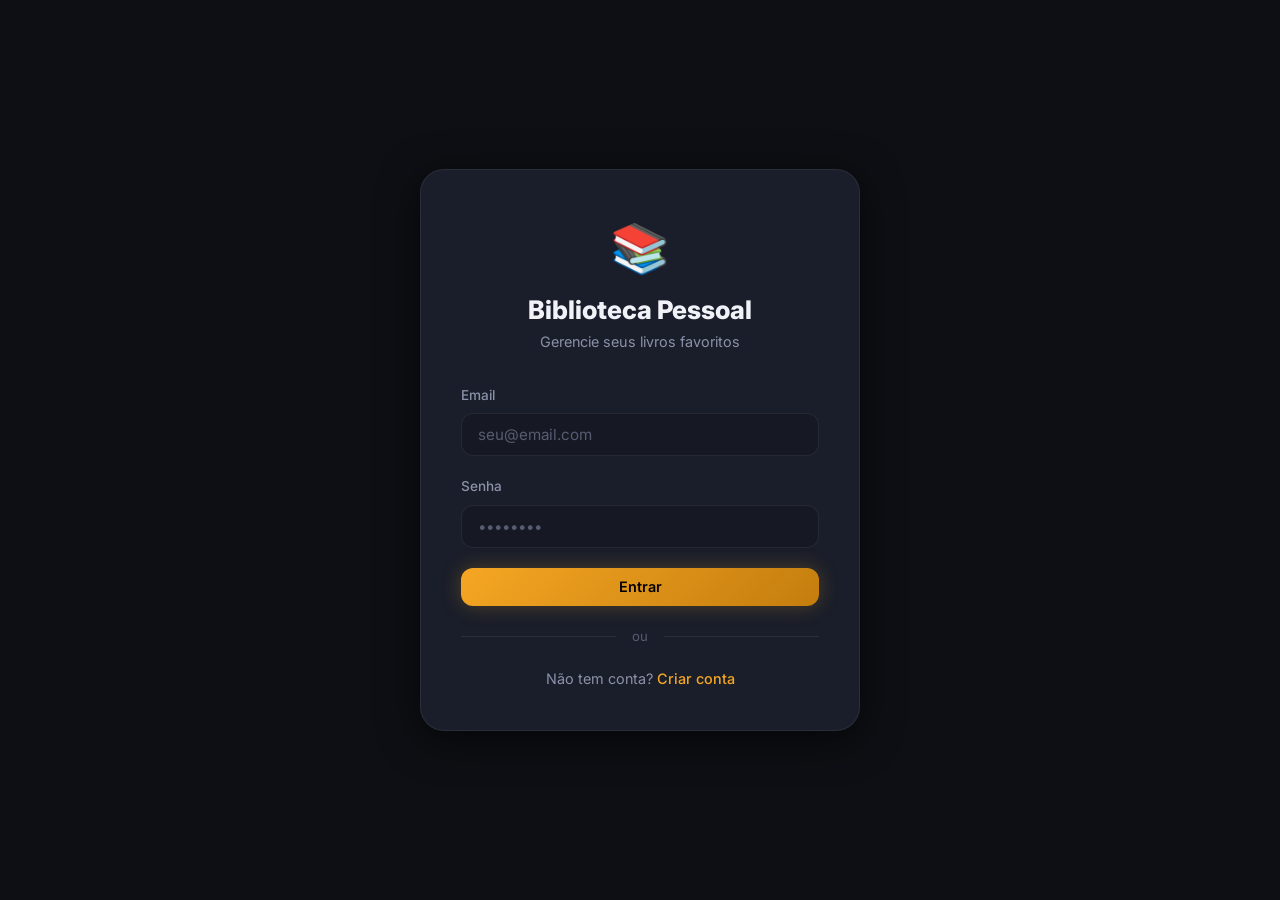
<file: frontend/index.html>
<!DOCTYPE html>
<html lang="pt-BR">
<head>
  <meta charset="UTF-8" />
  <meta name="viewport" content="width=device-width, initial-scale=1.0" />
  <title>Biblioteca Pessoal — Login</title>
  <meta name="description" content="Faça login na sua Biblioteca Pessoal e gerencie seus livros." />
  <link rel="stylesheet" href="css/styles.css" />
</head>
<body>

<div class="page-center">
  <div class="auth-card">
    <div class="logo">
      <span class="logo-icon">📚</span>
      <h1>Biblioteca <span class="accent">Pessoal</span></h1>
      <p>Gerencie seus livros favoritos</p>
    </div>

    <form id="login-form" novalidate>
      <div class="form-group">
        <label class="form-label" for="email">Email</label>
        <input
          id="email"
          type="email"
          class="form-input"
          placeholder="seu@email.com"
          autocomplete="email"
          required
        />
        <span class="field-error" id="email-error"></span>
      </div>

      <div class="form-group">
        <label class="form-label" for="password">Senha</label>
        <input
          id="password"
          type="password"
          class="form-input"
          placeholder="••••••••"
          autocomplete="current-password"
          required
        />
        <span class="field-error" id="password-error"></span>
      </div>

      <button id="login-btn" type="submit" class="btn btn-primary btn-full">
        Entrar
      </button>
    </form>

    <div class="divider">ou</div>

    <p style="text-align:center; font-size:0.9rem; color:var(--text-secondary)">
      Não tem conta?
      <a href="register.html" class="link">Criar conta</a>
    </p>
  </div>
</div>

<script src="js/api.js"></script>
<script src="js/auth.js"></script>
<script>
  // Redirecionar se já estiver logado
  Auth.redirectIfLoggedIn();

  const form = document.getElementById('login-form');
  const btn  = document.getElementById('login-btn');

  function clearErrors() {
    document.querySelectorAll('.field-error').forEach(el => {
      el.textContent = '';
      el.classList.remove('visible');
    });
    document.querySelectorAll('.form-input').forEach(el => el.classList.remove('error'));
  }

  function showError(fieldId, message) {
    const input = document.getElementById(fieldId);
    const error = document.getElementById(`${fieldId}-error`);
    if (input) input.classList.add('error');
    if (error) { error.textContent = message; error.classList.add('visible'); }
  }

  function setLoading(loading) {
    btn.disabled = loading;
    btn.innerHTML = loading
      ? '<span class="loader"></span> Entrando...'
      : 'Entrar';
  }

  form.addEventListener('submit', async (e) => {
    e.preventDefault();
    clearErrors();

    const email    = document.getElementById('email').value.trim();
    const password = document.getElementById('password').value;

    let valid = true;
    if (!email) { showError('email', 'Email é obrigatório'); valid = false; }
    if (!password) { showError('password', 'Senha é obrigatória'); valid = false; }
    if (!valid) return;

    setLoading(true);
    try {
      const data = await api.auth.login({ email, password });
      Auth.save(data);
      window.location.href = 'dashboard.html';
    } catch (err) {
      Toast.error(err.message || 'Email ou senha inválidos');
      showError('password', ' ');
    } finally {
      setLoading(false);
    }
  });
</script>
</body>
</html>
</file>
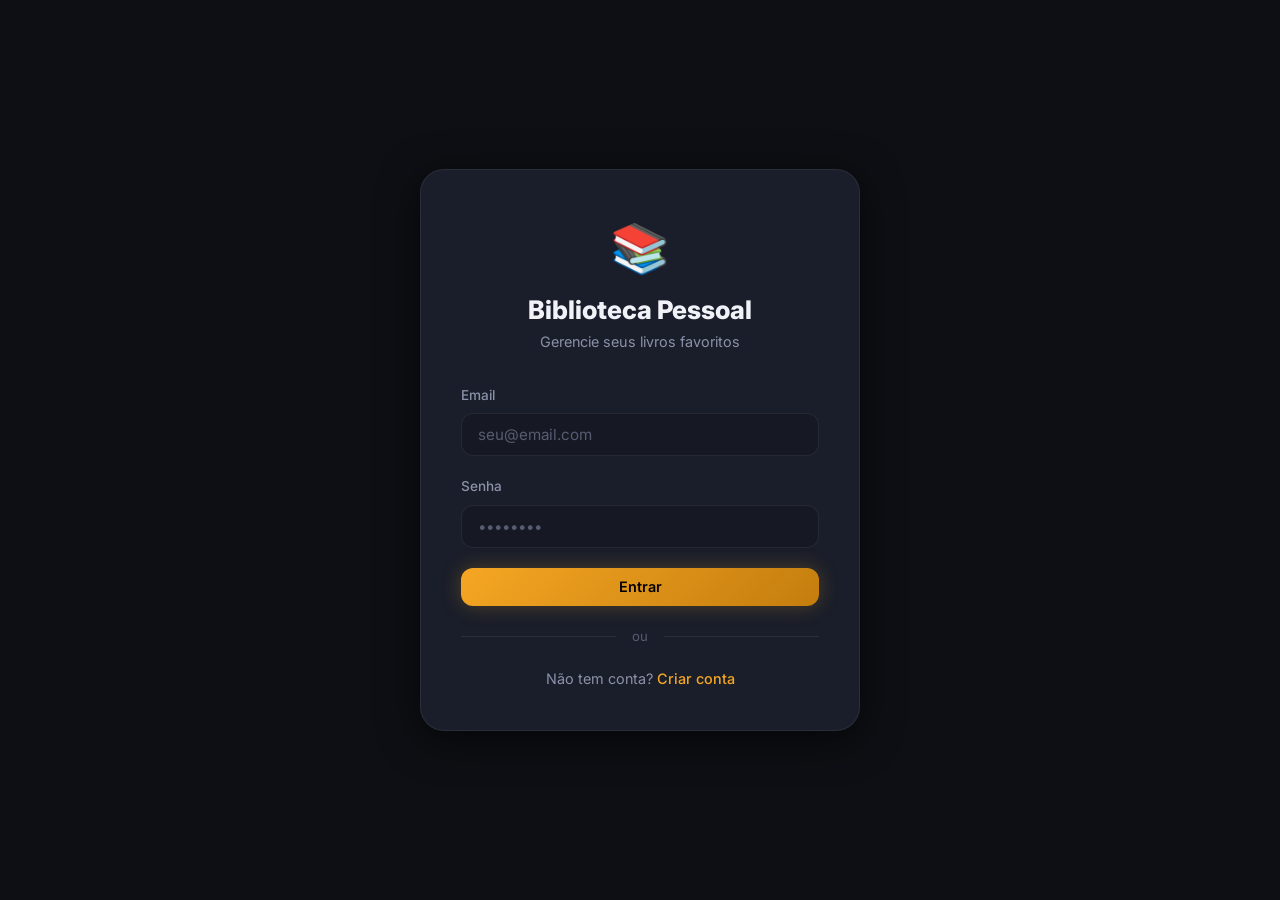
<file: frontend/dashboard.html>
<!DOCTYPE html>
<html lang="pt-BR">
<head>
  <meta charset="UTF-8" />
  <meta name="viewport" content="width=device-width, initial-scale=1.0" />
  <title>Minha Biblioteca — Dashboard</title>
  <meta name="description" content="Gerencie seus livros na Biblioteca Pessoal." />
  <link rel="stylesheet" href="css/styles.css" />
</head>
<body>

<!-- NAVBAR -->
<nav class="navbar" role="navigation" aria-label="Menu principal">
  <div class="navbar-inner">
    <a href="dashboard.html" class="navbar-brand" id="navbar-brand">
      <span class="brand-icon">📚</span>
      Biblioteca <span class="accent">Pessoal</span>
    </a>
    <div class="navbar-actions">
      <span class="navbar-user" id="navbar-username"></span>
      <button class="btn btn-primary btn-sm" id="new-book-btn">+ Novo Livro</button>
      <button class="btn btn-ghost btn-sm" id="logout-btn">Sair</button>
    </div>
  </div>
</nav>

<!-- MAIN -->
<main class="container" style="padding-top:2rem; padding-bottom:4rem;">

  <!-- STATS -->
  <section aria-label="Estatísticas">
    <div class="stats-grid" id="stats-grid">
      <div class="stat-card"><div class="stat-number" id="stat-total">—</div><div class="stat-label">Total de livros</div></div>
      <div class="stat-card"><div class="stat-number" id="stat-reading" style="color:var(--status-reading)">—</div><div class="stat-label">Lendo</div></div>
      <div class="stat-card"><div class="stat-number" id="stat-read" style="color:var(--status-read)">—</div><div class="stat-label">Lidos</div></div>
      <div class="stat-card"><div class="stat-number" id="stat-wishlist" style="color:var(--status-wishlist)">—</div><div class="stat-label">Lista de desejo</div></div>
      <div class="stat-card"><div class="stat-number" id="stat-avg" style="color:var(--accent-gold)">—</div><div class="stat-label">Avaliação média</div></div>
    </div>
  </section>

  <!-- TOOLBAR -->
  <div class="section-header">
    <h2>Meus Livros</h2>
  </div>

  <div class="toolbar">
    <div class="search-input-wrapper">
      <span class="search-icon">🔍</span>
      <input
        id="search-input"
        type="search"
        class="form-input search-input"
        placeholder="Buscar por título ou autor..."
        aria-label="Buscar livros"
      />
    </div>
    <select id="filter-status" class="form-input" style="max-width:180px;" aria-label="Filtrar por status">
      <option value="">Todos os status</option>
      <option value="WISHLIST">Lista de desejo</option>
      <option value="READING">Lendo</option>
      <option value="READ">Lidos</option>
    </select>
  </div>

  <!-- BOOKS GRID -->
  <section aria-label="Lista de livros" id="books-section">
    <div class="books-grid" id="books-grid" role="list">
      <!-- Livros renderizados pelo JS -->
    </div>
    <div class="empty-state" id="empty-state" style="display:none;">
      <span class="empty-icon">📖</span>
      <h3>Nenhum livro encontrado</h3>
      <p>Adicione seu primeiro livro clicando em "Novo Livro"</p>
    </div>
  </section>
</main>

<!-- MODAL: Formulário de livro -->
<div class="modal-overlay" id="book-modal" role="dialog" aria-modal="true" aria-labelledby="modal-title">
  <div class="modal">
    <div class="modal-header">
      <h2 id="modal-title">Novo Livro</h2>
      <button class="btn btn-ghost btn-icon" id="modal-close-btn" aria-label="Fechar">✕</button>
    </div>

    <form id="book-form" novalidate>
      <input type="hidden" id="book-id" />

      <div style="display:grid; grid-template-columns:1fr 1fr; gap:1rem;">
        <div class="form-group" style="grid-column:1/-1;">
          <label class="form-label" for="book-title">Título *</label>
          <input id="book-title" type="text" class="form-input" placeholder="Nome do livro" required />
          <span class="field-error" id="book-title-error"></span>
        </div>
        <div class="form-group" style="grid-column:1/-1;">
          <label class="form-label" for="book-author">Autor *</label>
          <input id="book-author" type="text" class="form-input" placeholder="Nome do autor" required />
          <span class="field-error" id="book-author-error"></span>
        </div>
        <div class="form-group">
          <label class="form-label" for="book-isbn">ISBN</label>
          <input id="book-isbn" type="text" class="form-input" placeholder="978-..." />
        </div>
        <div class="form-group">
          <label class="form-label" for="book-genre">Gênero</label>
          <input id="book-genre" type="text" class="form-input" placeholder="Ficção, Romance..." />
        </div>
        <div class="form-group">
          <label class="form-label" for="book-status">Status</label>
          <select id="book-status" class="form-input">
            <option value="WISHLIST">Lista de desejo</option>
            <option value="READING">Lendo</option>
            <option value="READ">Lido</option>
          </select>
        </div>
        <div class="form-group">
          <label class="form-label" for="book-rating">Avaliação</label>
          <select id="book-rating" class="form-input">
            <option value="">Sem avaliação</option>
            <option value="1">⭐ 1 estrela</option>
            <option value="2">⭐⭐ 2 estrelas</option>
            <option value="3">⭐⭐⭐ 3 estrelas</option>
            <option value="4">⭐⭐⭐⭐ 4 estrelas</option>
            <option value="5">⭐⭐⭐⭐⭐ 5 estrelas</option>
          </select>
        </div>
        <div class="form-group" style="grid-column:1/-1;">
          <label class="form-label" for="book-cover">URL da capa</label>
          <input id="book-cover" type="url" class="form-input" placeholder="https://..." />
        </div>
        <div class="form-group" style="grid-column:1/-1;">
          <label class="form-label" for="book-notes">Notas pessoais</label>
          <textarea id="book-notes" class="form-input" placeholder="Suas anotações sobre o livro..."></textarea>
        </div>
      </div>

      <div style="display:flex; gap:0.75rem; justify-content:flex-end; margin-top:0.5rem;">
        <button type="button" class="btn btn-secondary" id="modal-cancel-btn">Cancelar</button>
        <button type="submit" class="btn btn-primary" id="book-save-btn">Salvar</button>
      </div>
    </form>
  </div>
</div>

<!-- MODAL: Detalhes do livro -->
<div class="modal-overlay" id="detail-modal" role="dialog" aria-modal="true" aria-labelledby="detail-title">
  <div class="modal" style="max-width:600px;">
    <div class="modal-header">
      <h2 id="detail-title">Detalhes do Livro</h2>
      <button class="btn btn-ghost btn-icon" id="detail-close-btn" aria-label="Fechar">✕</button>
    </div>
    <div id="detail-content"></div>
    <div style="display:flex; gap:0.75rem; justify-content:flex-end; margin-top:1.5rem;">
      <button class="btn btn-danger btn-sm" id="detail-delete-btn">🗑️ Excluir</button>
      <button class="btn btn-secondary btn-sm" id="detail-edit-btn">✏️ Editar</button>
    </div>
  </div>
</div>

<script src="js/api.js"></script>
<script src="js/auth.js"></script>
<script src="js/dashboard.js"></script>
</body>
</html>
</file>
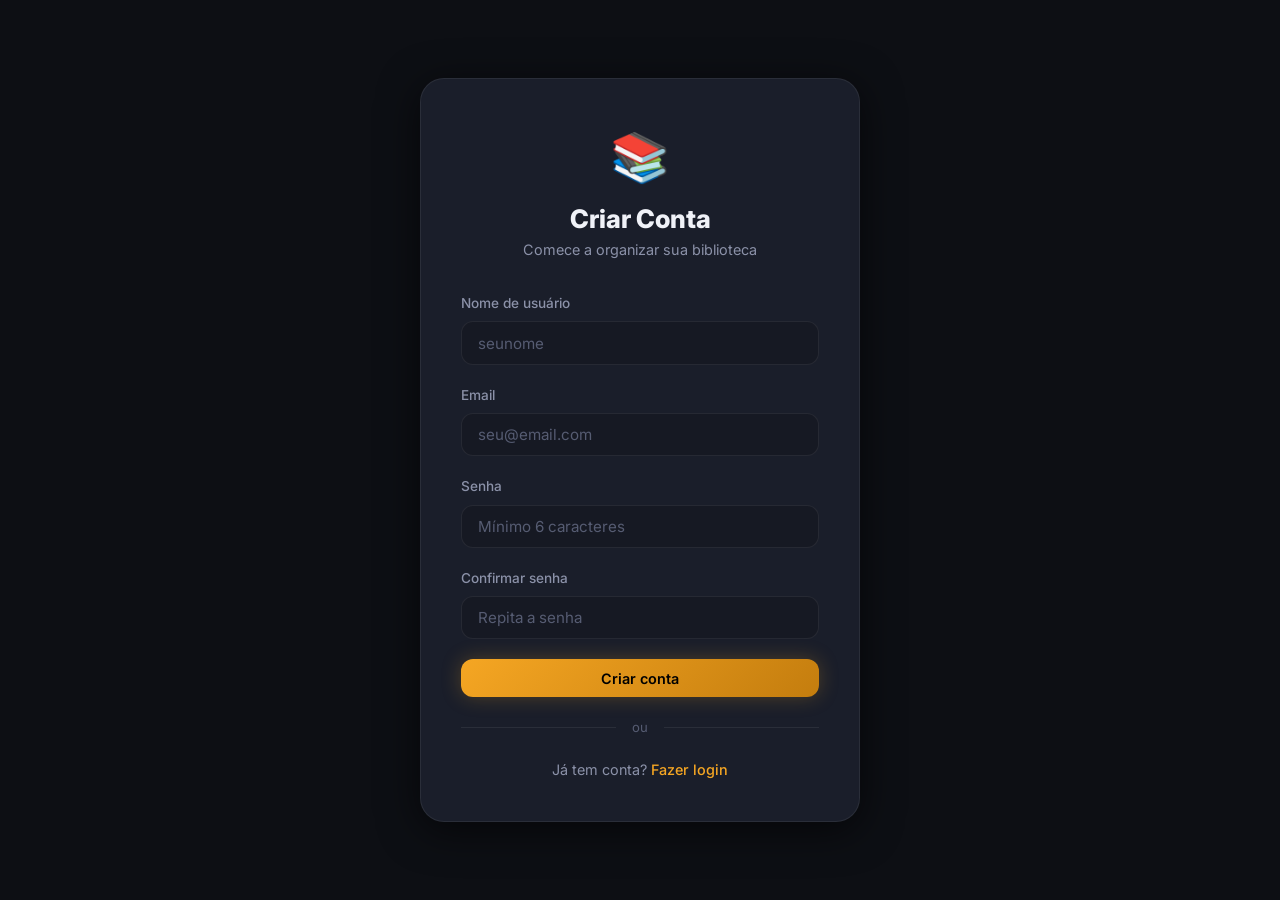
<file: frontend/register.html>
<!DOCTYPE html>
<html lang="pt-BR">
<head>
  <meta charset="UTF-8" />
  <meta name="viewport" content="width=device-width, initial-scale=1.0" />
  <title>Cadastro — Biblioteca Pessoal</title>
  <meta name="description" content="Crie sua conta na Biblioteca Pessoal." />
  <link rel="stylesheet" href="css/styles.css" />
</head>
<body>

<div class="page-center">
  <div class="auth-card">
    <div class="logo">
      <span class="logo-icon">📚</span>
      <h1>Criar <span class="accent">Conta</span></h1>
      <p>Comece a organizar sua biblioteca</p>
    </div>

    <form id="register-form" novalidate>
      <div class="form-group">
        <label class="form-label" for="username">Nome de usuário</label>
        <input
          id="username"
          type="text"
          class="form-input"
          placeholder="seunome"
          autocomplete="username"
          required
        />
        <span class="field-error" id="username-error"></span>
      </div>

      <div class="form-group">
        <label class="form-label" for="email">Email</label>
        <input
          id="email"
          type="email"
          class="form-input"
          placeholder="seu@email.com"
          autocomplete="email"
          required
        />
        <span class="field-error" id="email-error"></span>
      </div>

      <div class="form-group">
        <label class="form-label" for="password">Senha</label>
        <input
          id="password"
          type="password"
          class="form-input"
          placeholder="Mínimo 6 caracteres"
          autocomplete="new-password"
          required
        />
        <span class="field-error" id="password-error"></span>
      </div>

      <div class="form-group">
        <label class="form-label" for="confirm">Confirmar senha</label>
        <input
          id="confirm"
          type="password"
          class="form-input"
          placeholder="Repita a senha"
          autocomplete="new-password"
          required
        />
        <span class="field-error" id="confirm-error"></span>
      </div>

      <button id="register-btn" type="submit" class="btn btn-primary btn-full">
        Criar conta
      </button>
    </form>

    <div class="divider">ou</div>

    <p style="text-align:center; font-size:0.9rem; color:var(--text-secondary)">
      Já tem conta?
      <a href="index.html" class="link">Fazer login</a>
    </p>
  </div>
</div>

<script src="js/api.js"></script>
<script src="js/auth.js"></script>
<script>
  Auth.redirectIfLoggedIn();

  const form = document.getElementById('register-form');
  const btn  = document.getElementById('register-btn');

  function clearErrors() {
    document.querySelectorAll('.field-error').forEach(el => { el.textContent = ''; el.classList.remove('visible'); });
    document.querySelectorAll('.form-input').forEach(el => el.classList.remove('error'));
  }

  function showError(fieldId, message) {
    const input = document.getElementById(fieldId);
    const error = document.getElementById(`${fieldId}-error`);
    if (input) input.classList.add('error');
    if (error) { error.textContent = message; error.classList.add('visible'); }
  }

  function setLoading(loading) {
    btn.disabled = loading;
    btn.innerHTML = loading ? '<span class="loader"></span> Criando conta...' : 'Criar conta';
  }

  form.addEventListener('submit', async (e) => {
    e.preventDefault();
    clearErrors();

    const username = document.getElementById('username').value.trim();
    const email    = document.getElementById('email').value.trim();
    const password = document.getElementById('password').value;
    const confirm  = document.getElementById('confirm').value;

    let valid = true;
    if (!username || username.length < 3) { showError('username', 'Username deve ter no mínimo 3 caracteres'); valid = false; }
    if (!email || !/^[^\s@]+@[^\s@]+\.[^\s@]+$/.test(email)) { showError('email', 'Email inválido'); valid = false; }
    if (!password || password.length < 6) { showError('password', 'Senha deve ter no mínimo 6 caracteres'); valid = false; }
    if (password !== confirm) { showError('confirm', 'As senhas não coincidem'); valid = false; }
    if (!valid) return;

    setLoading(true);
    try {
      const data = await api.auth.register({ username, email, password });
      Auth.save(data);
      Toast.success('Conta criada com sucesso! 🎉');
      setTimeout(() => window.location.href = 'dashboard.html', 800);
    } catch (err) {
      if (err.fields) {
        Object.entries(err.fields).forEach(([field, msg]) => showError(field, msg));
      } else {
        Toast.error(err.message || 'Erro ao criar conta');
      }
    } finally {
      setLoading(false);
    }
  });
</script>
</body>
</html>
</file>
<file: frontend/css/styles.css>
/* ================================================
   BIBLIOTECA PESSOAL — Design System
   Dark Mode Premium com acentos âmbar/dourado
   ================================================ */

@import url('https://fonts.googleapis.com/css2?family=Inter:wght@300;400;500;600;700;800&display=swap');

/* ===== TOKENS ===== */
:root {
  /* Paleta */
  --bg-base:       #0d0f14;
  --bg-surface:    #13161e;
  --bg-card:       #1a1e2a;
  --bg-card-hover: #1f2435;
  --bg-input:      #161923;

  --accent-gold:   #f5a623;
  --accent-amber:  #ffb84d;
  --accent-dim:    #c47d0e;
  --accent-glow:   rgba(245, 166, 35, 0.15);

  --text-primary:  #f0f2f8;
  --text-secondary:#8b91a8;
  --text-muted:    #565c72;

  --border:        rgba(255,255,255,0.07);
  --border-focus:  rgba(245,166,35,0.5);

  --success:       #22c55e;
  --error:         #ef4444;
  --warning:       #f59e0b;
  --info:          #3b82f6;

  --status-reading:#3b82f6;
  --status-read:   #22c55e;
  --status-wishlist:#f59e0b;

  /* Sombras */
  --shadow-sm:     0 1px 3px rgba(0,0,0,0.4);
  --shadow-md:     0 4px 20px rgba(0,0,0,0.5);
  --shadow-lg:     0 8px 40px rgba(0,0,0,0.6);
  --shadow-gold:   0 0 20px rgba(245,166,35,0.25);

  /* Transições */
  --transition:    all 0.2s ease;
  --transition-slow: all 0.35s ease;

  /* Raios */
  --radius-sm:     6px;
  --radius-md:     12px;
  --radius-lg:     18px;
  --radius-xl:     24px;
  --radius-full:   9999px;
}

/* ===== RESET & BASE ===== */
*, *::before, *::after { box-sizing: border-box; margin: 0; padding: 0; }

html { scroll-behavior: smooth; }

body {
  font-family: 'Inter', -apple-system, sans-serif;
  background-color: var(--bg-base);
  color: var(--text-primary);
  line-height: 1.6;
  min-height: 100vh;
  -webkit-font-smoothing: antialiased;
}

/* ===== SCROLLBAR ===== */
::-webkit-scrollbar { width: 6px; }
::-webkit-scrollbar-track { background: var(--bg-surface); }
::-webkit-scrollbar-thumb { background: var(--text-muted); border-radius: 3px; }
::-webkit-scrollbar-thumb:hover { background: var(--accent-gold); }

/* ===== TIPOGRAFIA ===== */
h1 { font-size: clamp(1.8rem, 4vw, 2.8rem); font-weight: 800; line-height: 1.2; }
h2 { font-size: clamp(1.3rem, 3vw, 1.8rem); font-weight: 700; }
h3 { font-size: 1.1rem; font-weight: 600; }
p { color: var(--text-secondary); }

/* ===== LAYOUT ===== */
.container {
  max-width: 1200px;
  margin: 0 auto;
  padding: 0 1.5rem;
}

.page-center {
  display: flex;
  align-items: center;
  justify-content: center;
  min-height: 100vh;
  padding: 2rem;
}

/* ===== NAVBAR ===== */
.navbar {
  position: sticky;
  top: 0;
  z-index: 100;
  background: rgba(13, 15, 20, 0.85);
  backdrop-filter: blur(16px);
  border-bottom: 1px solid var(--border);
  padding: 0 1.5rem;
}

.navbar-inner {
  max-width: 1200px;
  margin: 0 auto;
  display: flex;
  align-items: center;
  justify-content: space-between;
  height: 64px;
  gap: 1rem;
}

.navbar-brand {
  display: flex;
  align-items: center;
  gap: 0.6rem;
  font-size: 1.2rem;
  font-weight: 700;
  color: var(--text-primary);
  text-decoration: none;
}

.navbar-brand .brand-icon {
  font-size: 1.5rem;
}

.navbar-brand span.accent { color: var(--accent-gold); }

.navbar-actions {
  display: flex;
  align-items: center;
  gap: 0.75rem;
}

.navbar-user {
  font-size: 0.85rem;
  color: var(--text-secondary);
}

/* ===== AUTH CARD ===== */
.auth-card {
  background: var(--bg-card);
  border: 1px solid var(--border);
  border-radius: var(--radius-xl);
  padding: 2.5rem;
  width: 100%;
  max-width: 440px;
  box-shadow: var(--shadow-lg);
  animation: fadeInUp 0.4s ease;
}

.auth-card .logo {
  text-align: center;
  margin-bottom: 2rem;
}

.auth-card .logo .logo-icon {
  font-size: 3rem;
  display: block;
  margin-bottom: 0.5rem;
}

.auth-card .logo h1 {
  font-size: 1.6rem;
  font-weight: 800;
}

.auth-card .logo p {
  font-size: 0.9rem;
  margin-top: 0.25rem;
}

/* ===== FORMS ===== */
.form-group {
  margin-bottom: 1.25rem;
}

.form-label {
  display: block;
  font-size: 0.85rem;
  font-weight: 500;
  color: var(--text-secondary);
  margin-bottom: 0.4rem;
}

.form-input {
  width: 100%;
  background: var(--bg-input);
  border: 1px solid var(--border);
  border-radius: var(--radius-md);
  color: var(--text-primary);
  font-family: inherit;
  font-size: 0.95rem;
  padding: 0.7rem 1rem;
  transition: var(--transition);
  outline: none;
}

.form-input:focus {
  border-color: var(--border-focus);
  box-shadow: 0 0 0 3px var(--accent-glow);
}

.form-input::placeholder { color: var(--text-muted); }

.form-input.error { border-color: var(--error); }

select.form-input {
  cursor: pointer;
  appearance: none;
  background-image: url("data:image/svg+xml,%3Csvg xmlns='http://www.w3.org/2000/svg' width='16' height='16' viewBox='0 0 24 24' fill='none' stroke='%238b91a8' stroke-width='2'%3E%3Cpath d='M6 9l6 6 6-6'/%3E%3C/svg%3E");
  background-repeat: no-repeat;
  background-position: right 0.75rem center;
  padding-right: 2.5rem;
}

textarea.form-input {
  resize: vertical;
  min-height: 100px;
}

.field-error {
  font-size: 0.78rem;
  color: var(--error);
  margin-top: 0.3rem;
  display: none;
}

.field-error.visible { display: block; }

/* ===== BUTTONS ===== */
.btn {
  display: inline-flex;
  align-items: center;
  justify-content: center;
  gap: 0.4rem;
  padding: 0.65rem 1.4rem;
  border: none;
  border-radius: var(--radius-md);
  font-family: inherit;
  font-size: 0.9rem;
  font-weight: 600;
  cursor: pointer;
  transition: var(--transition);
  text-decoration: none;
  white-space: nowrap;
}

.btn:disabled {
  opacity: 0.5;
  cursor: not-allowed;
}

.btn-primary {
  background: linear-gradient(135deg, var(--accent-gold), var(--accent-dim));
  color: #000;
  box-shadow: var(--shadow-gold);
}

.btn-primary:hover:not(:disabled) {
  transform: translateY(-1px);
  box-shadow: 0 0 28px rgba(245,166,35,0.4);
}

.btn-primary:active { transform: translateY(0); }

.btn-secondary {
  background: rgba(255,255,255,0.06);
  color: var(--text-primary);
  border: 1px solid var(--border);
}

.btn-secondary:hover:not(:disabled) {
  background: rgba(255,255,255,0.1);
  border-color: rgba(255,255,255,0.15);
}

.btn-danger {
  background: rgba(239,68,68,0.15);
  color: var(--error);
  border: 1px solid rgba(239,68,68,0.3);
}

.btn-danger:hover:not(:disabled) {
  background: rgba(239,68,68,0.25);
}

.btn-ghost {
  background: transparent;
  color: var(--text-secondary);
}

.btn-ghost:hover { color: var(--text-primary); }

.btn-full { width: 100%; }

.btn-sm {
  padding: 0.4rem 0.9rem;
  font-size: 0.82rem;
}

.btn-icon {
  padding: 0.5rem;
  border-radius: var(--radius-sm);
}

/* ===== CARDS DE LIVRO ===== */
.books-grid {
  display: grid;
  grid-template-columns: repeat(auto-fill, minmax(240px, 1fr));
  gap: 1.25rem;
}

.book-card {
  background: var(--bg-card);
  border: 1px solid var(--border);
  border-radius: var(--radius-lg);
  overflow: hidden;
  transition: var(--transition-slow);
  cursor: pointer;
  position: relative;
}

.book-card:hover {
  transform: translateY(-4px);
  border-color: rgba(245,166,35,0.3);
  box-shadow: var(--shadow-gold);
  background: var(--bg-card-hover);
}

.book-cover {
  width: 100%;
  height: 180px;
  object-fit: cover;
  background: linear-gradient(135deg, #1f2435, #2a3050);
  display: flex;
  align-items: center;
  justify-content: center;
  font-size: 3.5rem;
}

.book-cover-placeholder {
  width: 100%;
  height: 180px;
  background: linear-gradient(135deg, var(--bg-card), #1f2a3a);
  display: flex;
  align-items: center;
  justify-content: center;
  font-size: 3.5rem;
}

.book-card-body {
  padding: 1rem;
}

.book-title {
  font-size: 0.95rem;
  font-weight: 600;
  color: var(--text-primary);
  margin-bottom: 0.2rem;
  display: -webkit-box;
  -webkit-line-clamp: 2;
  -webkit-box-orient: vertical;
  overflow: hidden;
}

.book-author {
  font-size: 0.82rem;
  color: var(--text-secondary);
  margin-bottom: 0.75rem;
}

.book-card-footer {
  display: flex;
  align-items: center;
  justify-content: space-between;
}

/* ===== STATUS BADGES ===== */
.badge {
  display: inline-flex;
  align-items: center;
  gap: 0.3rem;
  padding: 0.2rem 0.7rem;
  border-radius: var(--radius-full);
  font-size: 0.72rem;
  font-weight: 600;
  text-transform: uppercase;
  letter-spacing: 0.04em;
}

.badge-reading  { background: rgba(59,130,246,0.15); color: var(--status-reading); border: 1px solid rgba(59,130,246,0.3); }
.badge-read     { background: rgba(34,197,94,0.15);  color: var(--status-read);    border: 1px solid rgba(34,197,94,0.3); }
.badge-wishlist { background: rgba(245,158,11,0.15); color: var(--status-wishlist);border: 1px solid rgba(245,158,11,0.3); }

/* ===== RATING STARS ===== */
.stars {
  display: flex;
  gap: 2px;
  font-size: 0.9rem;
}

.star-filled { color: var(--accent-gold); }
.star-empty  { color: var(--text-muted); }

/* ===== STATS CARDS ===== */
.stats-grid {
  display: grid;
  grid-template-columns: repeat(auto-fit, minmax(140px, 1fr));
  gap: 1rem;
  margin-bottom: 2rem;
}

.stat-card {
  background: var(--bg-card);
  border: 1px solid var(--border);
  border-radius: var(--radius-lg);
  padding: 1.25rem;
  text-align: center;
  transition: var(--transition);
}

.stat-card:hover {
  border-color: var(--border-focus);
  box-shadow: var(--shadow-gold);
}

.stat-number {
  font-size: 2rem;
  font-weight: 800;
  color: var(--accent-gold);
  line-height: 1;
  margin-bottom: 0.25rem;
}

.stat-label {
  font-size: 0.78rem;
  color: var(--text-secondary);
  font-weight: 500;
}

/* ===== SEARCH & FILTERS ===== */
.toolbar {
  display: flex;
  gap: 0.75rem;
  align-items: center;
  flex-wrap: wrap;
  margin-bottom: 1.5rem;
}

.search-input-wrapper {
  position: relative;
  flex: 1;
  min-width: 200px;
}

.search-input-wrapper .search-icon {
  position: absolute;
  left: 0.85rem;
  top: 50%;
  transform: translateY(-50%);
  color: var(--text-muted);
  pointer-events: none;
  font-size: 1rem;
}

.search-input {
  width: 100%;
  padding-left: 2.5rem;
}

/* ===== MODAL ===== */
.modal-overlay {
  position: fixed;
  inset: 0;
  background: rgba(0,0,0,0.7);
  backdrop-filter: blur(4px);
  z-index: 200;
  display: flex;
  align-items: center;
  justify-content: center;
  padding: 1rem;
  opacity: 0;
  pointer-events: none;
  transition: var(--transition);
}

.modal-overlay.open {
  opacity: 1;
  pointer-events: all;
}

.modal {
  background: var(--bg-card);
  border: 1px solid var(--border);
  border-radius: var(--radius-xl);
  width: 100%;
  max-width: 520px;
  max-height: 90vh;
  overflow-y: auto;
  padding: 2rem;
  transform: translateY(20px);
  transition: var(--transition);
  box-shadow: var(--shadow-lg);
}

.modal-overlay.open .modal {
  transform: translateY(0);
}

.modal-header {
  display: flex;
  align-items: center;
  justify-content: space-between;
  margin-bottom: 1.5rem;
}

.modal-header h2 { font-size: 1.2rem; }

/* ===== EMPTY STATE ===== */
.empty-state {
  text-align: center;
  padding: 4rem 2rem;
}

.empty-state .empty-icon {
  font-size: 4rem;
  margin-bottom: 1rem;
  display: block;
}

.empty-state h3 {
  color: var(--text-primary);
  margin-bottom: 0.5rem;
}

/* ===== TOASTS ===== */
.toast-container {
  position: fixed;
  bottom: 1.5rem;
  right: 1.5rem;
  z-index: 300;
  display: flex;
  flex-direction: column;
  gap: 0.5rem;
}

.toast {
  background: var(--bg-card);
  border: 1px solid var(--border);
  border-radius: var(--radius-md);
  padding: 0.85rem 1.2rem;
  min-width: 280px;
  max-width: 360px;
  box-shadow: var(--shadow-lg);
  display: flex;
  align-items: center;
  gap: 0.75rem;
  font-size: 0.9rem;
  animation: slideInRight 0.3s ease;
}

.toast.success { border-left: 3px solid var(--success); }
.toast.error   { border-left: 3px solid var(--error); }
.toast.info    { border-left: 3px solid var(--info); }

.toast-icon { font-size: 1.1rem; }
.toast-msg  { flex: 1; }

/* ===== DIVIDER ===== */
.divider {
  display: flex;
  align-items: center;
  gap: 1rem;
  margin: 1.25rem 0;
  color: var(--text-muted);
  font-size: 0.82rem;
}

.divider::before,
.divider::after {
  content: '';
  flex: 1;
  height: 1px;
  background: var(--border);
}

/* ===== LOADER ===== */
.loader {
  display: inline-block;
  width: 18px;
  height: 18px;
  border: 2px solid rgba(255,255,255,0.2);
  border-top-color: #000;
  border-radius: 50%;
  animation: spin 0.6s linear infinite;
}

.btn-primary .loader { border-top-color: #000; }

/* ===== SECTION HEADER ===== */
.section-header {
  display: flex;
  align-items: center;
  justify-content: space-between;
  margin-bottom: 1.5rem;
  flex-wrap: wrap;
  gap: 1rem;
}

/* ===== LINK ===== */
a.link {
  color: var(--accent-gold);
  text-decoration: none;
  font-weight: 500;
  transition: var(--transition);
}
a.link:hover { color: var(--accent-amber); text-decoration: underline; }

/* ===== BOOK DETAIL VIEW ===== */
.book-detail {
  display: grid;
  grid-template-columns: 200px 1fr;
  gap: 2rem;
  align-items: start;
}

.book-detail-cover {
  width: 200px;
  height: 290px;
  border-radius: var(--radius-md);
  object-fit: cover;
  background: linear-gradient(135deg, var(--bg-card), #1f2a3a);
  display: flex;
  align-items: center;
  justify-content: center;
  font-size: 5rem;
  border: 1px solid var(--border);
}

.book-detail-meta {
  display: flex;
  flex-direction: column;
  gap: 0.75rem;
}

.book-detail-title { margin-bottom: 0.25rem; }

.meta-row {
  display: flex;
  align-items: center;
  gap: 0.5rem;
  font-size: 0.9rem;
}

.meta-label { color: var(--text-muted); font-size: 0.82rem; min-width: 80px; }
.meta-value { color: var(--text-primary); }

/* ===== ANIMATIONS ===== */
@keyframes fadeInUp {
  from { opacity: 0; transform: translateY(24px); }
  to   { opacity: 1; transform: translateY(0); }
}

@keyframes fadeIn {
  from { opacity: 0; }
  to   { opacity: 1; }
}

@keyframes slideInRight {
  from { opacity: 0; transform: translateX(20px); }
  to   { opacity: 1; transform: translateX(0); }
}

@keyframes spin {
  to { transform: rotate(360deg); }
}

/* ===== RESPONSIVO ===== */
@media (max-width: 768px) {
  .books-grid { grid-template-columns: repeat(auto-fill, minmax(160px, 1fr)); }
  .stats-grid { grid-template-columns: repeat(2, 1fr); }
  .book-detail { grid-template-columns: 1fr; }
  .book-detail-cover { width: 100%; height: 200px; }
  .navbar-inner { height: 56px; }
  .auth-card { padding: 1.75rem; }
  .toolbar { flex-direction: column; align-items: stretch; }
}

@media (max-width: 480px) {
  .books-grid { grid-template-columns: repeat(2, 1fr); }
  .stats-grid { grid-template-columns: repeat(2, 1fr); }
}
</file>
